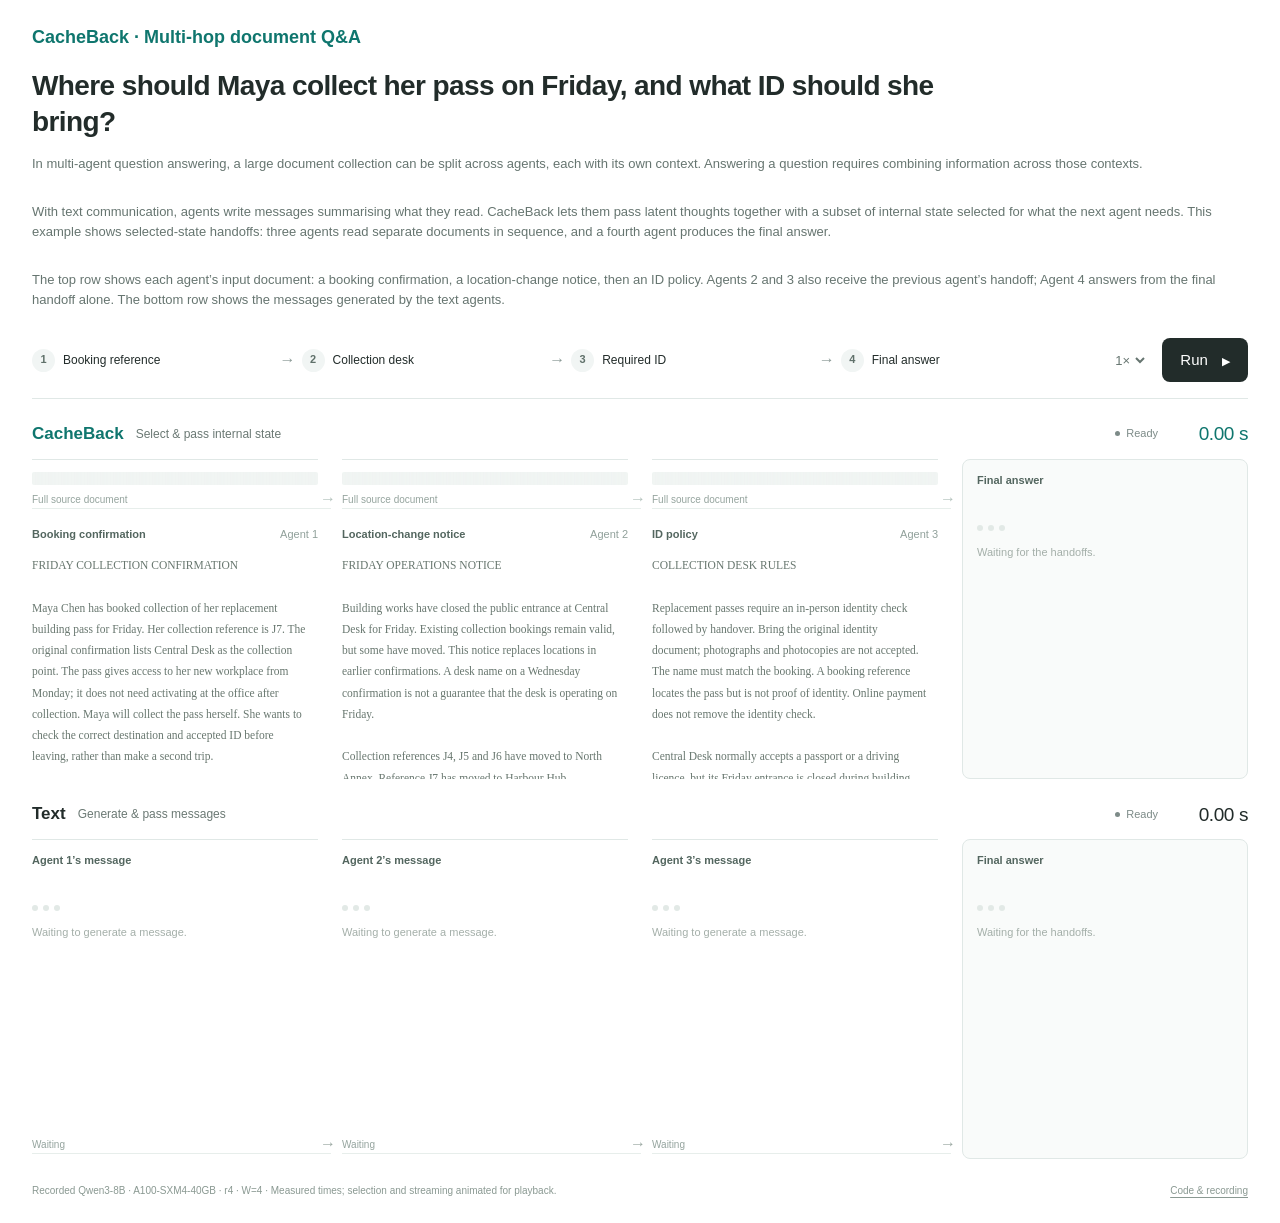
<file: demo/index.html>
<!doctype html>
<html lang="en">
<head>
  <meta charset="utf-8">
  <meta name="viewport" content="width=device-width, initial-scale=1">
  <meta name="color-scheme" content="light">
  <title>CacheBack | Multi-hop document Q&amp;A</title>
  <link rel="stylesheet" href="replay.css?v=selection-1">
  <script src="replay.js?v=selection-1" defer></script>
</head>
<body>
  <main>
    <header>CacheBack · Multi-hop document Q&amp;A</header>
    <h1 id="question">Where should Maya collect her pass on Friday, and what ID should she bring?</h1>
    <p class="standalone-guide">In multi-agent question answering, a large document collection can be split across agents, each with its own context. Answering a question requires combining information across those contexts.</p>
    <p class="standalone-guide">With text communication, agents write messages summarising what they read. CacheBack lets them pass latent thoughts together with a subset of internal state selected for what the next agent needs. This example shows selected-state handoffs: three agents read separate documents in sequence, and a fourth agent produces the final answer.</p>
    <p class="standalone-guide">The top row shows each agent’s input document: a booking confirmation, a location-change notice, then an ID policy. Agents 2 and 3 also receive the previous agent’s handoff; Agent 4 answers from the final handoff alone. The bottom row shows the messages generated by the text agents.</p>
    <div class="relay-bar">
      <ol class="topology" aria-label="Agent topology">
        <li><strong>1</strong><span>Booking reference</span></li>
        <li><strong>2</strong><span>Collection desk</span></li>
        <li><strong>3</strong><span>Required ID</span></li>
        <li><strong>4</strong><span>Final answer</span></li>
      </ol>
      <div class="controls">
        <select id="speed" aria-label="Playback speed" disabled>
          <option value="1">1×</option>
          <option value="2">2×</option>
          <option value="4">4×</option>
        </select>
        <button id="clear" type="button" hidden>Clear</button>
        <button id="play" type="button" disabled>Run <span aria-hidden="true">▶</span></button>
      </div>
    </div>
    <p id="error" role="alert" hidden></p>
    <div class="flow" aria-label="Four-agent relay">
      <section class="method" aria-labelledby="rclc-title">
        <div class="method-heading">
          <div class="method-name"><h2 id="rclc-title">CacheBack</h2><span class="channel-label">Select &amp; pass internal state</span></div>
          <div class="run-status"><span class="activity" id="rclc-activity">Ready</span><span class="time" id="rclc-time">0.00 s</span></div>
        </div>
        <div class="row" id="rclc-row"></div>
      </section>
      <section class="method" aria-labelledby="text-title">
        <div class="method-heading">
          <div class="method-name"><h2 id="text-title">Text</h2><span class="channel-label">Generate &amp; pass messages</span></div>
          <div class="run-status"><span class="activity" id="text-activity">Ready</span><span class="time" id="text-time">0.00 s</span></div>
        </div>
        <div class="row" id="text-row"></div>
      </section>
    </div>
    <p class="sr-only" id="status" role="status" aria-live="polite"></p>
    <footer>
      <p><span id="run-info">Recorded replay</span> · <span id="timing-note">Measured times; selection and streaming animated for playback.</span></p>
      <a href="https://github.com/agentcacheback/cacheback/tree/main/demo">Code &amp; recording</a>
    </footer>
  </main>
</body>
</html>
</file>
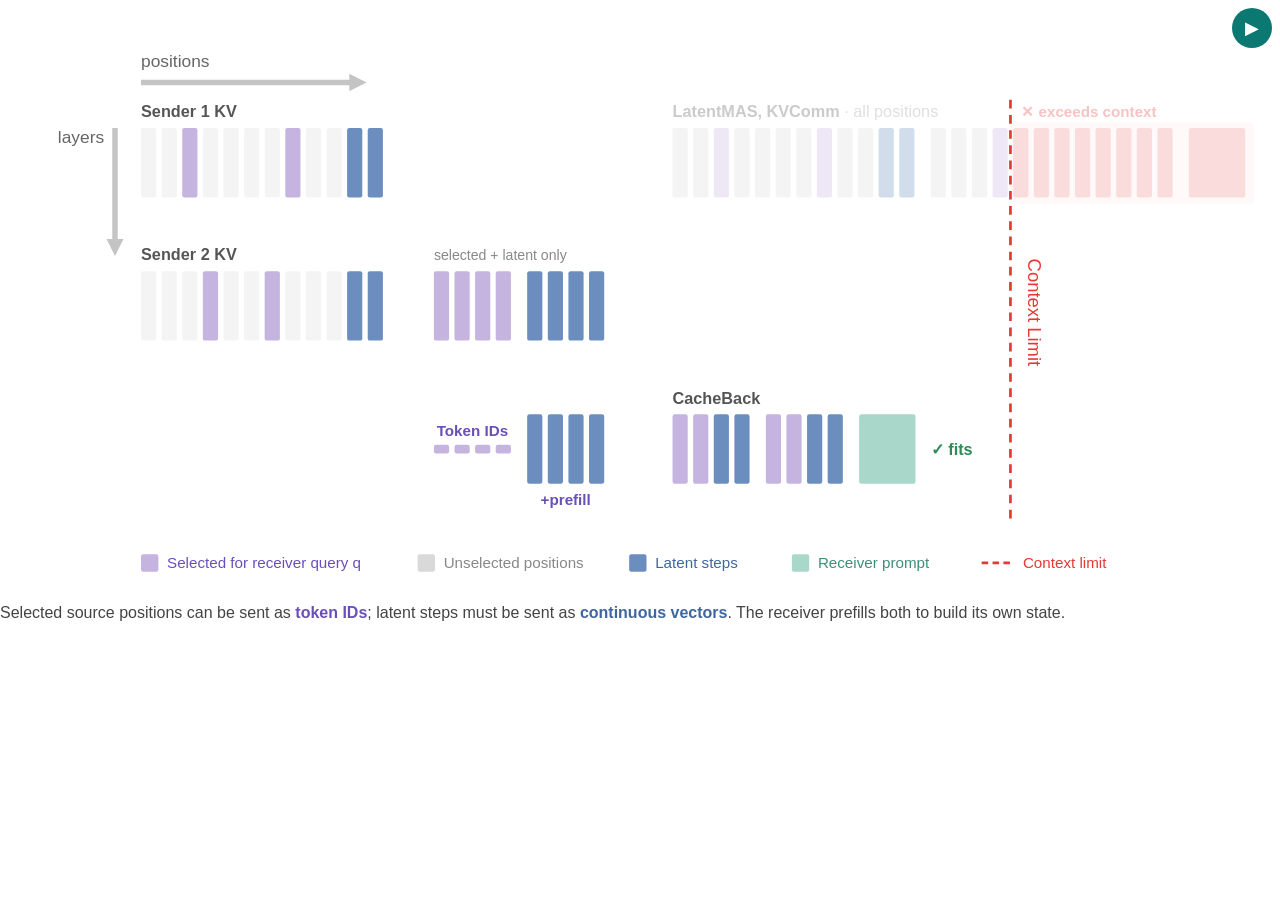
<file: demo/communication.html>
<!doctype html>
<html lang="en">
<head>
  <meta charset="utf-8">
  <meta name="viewport" content="width=device-width, initial-scale=1">
  <title>CacheBack vs. full-KV transfer animation</title>
  <style>body { margin:0; }</style>
  <link rel="stylesheet" href="communication.css?v=inline-1">
  <script type="module" src="communication.js?v=inline-1"></script>
</head>
<body>
<div class="communication-animation">
  <button id="animation-play" aria-label="Play animation" title="Play animation">▶</button>
  <svg id="communication-svg" viewBox="0 0 1180 548" role="img" aria-label="Animated comparison of full KV transfer and CacheBack"></svg>
  <div id="animation-caption">Selected source positions can be sent as <span style="color:#6a4fb8"><b>token IDs</b></span>; latent steps must be sent as <span style="color:#3f669f"><b>continuous vectors</b></span>. The receiver prefills both to build its own state.</div>
</div>
</body>
</html>
</file>
<file: demo/replay.css>
* { box-sizing:border-box; }
:root { --teal:#0f766e; --highlight:#a8e1d9; --line:#e0e8e6; --quiet:#7d8b88; }
body { margin:0; background:#fff; color:#222c2a; font:15px/1.55 -apple-system,BlinkMacSystemFont,"Segoe UI",sans-serif; }
main { width:min(1320px,calc(100% - 64px)); margin:24px auto; }
header { color:var(--teal); font-size:18px; font-weight:650; }
h1 { max-width:980px; margin:16px 0 12px; font-size:clamp(23px,3vw,28px); font-weight:550; letter-spacing:-.6px; line-height:1.3; }
h2 { margin:0; font-size:17px; font-weight:650; }
button,a { -webkit-tap-highlight-color:transparent; }
button { font:inherit; cursor:pointer; border:0; border-radius:8px; background:#222c2a; color:#fff; padding:10px 18px; white-space:nowrap; }
button:hover { background:var(--teal); }
button:disabled { cursor:default; opacity:.45; }
button>span { margin-left:10px; font-size:11px; }
.controls { display:flex; align-items:center; gap:14px; }
#speed { font:inherit; font-size:13px; color:#667570; border:0; background:transparent; padding:8px 2px; cursor:pointer; }
#clear { background:none; color:#667570; padding:8px 0; font-size:13px; }
:focus-visible { outline:2px solid var(--teal); outline-offset:4px; }
.standalone-guide { color:#667570; font-size:13px; margin-bottom:28px; }
.relay-bar { display:flex; align-items:center; gap:24px; padding-bottom:16px; border-bottom:1px solid var(--line); }
.topology { display:flex; flex:1; min-width:0; gap:25px; margin:0; padding:0; list-style:none; }
.topology li { position:relative; display:flex; align-items:center; gap:8px; flex:1; min-width:0; font-size:12px; }
.topology strong { display:grid; place-items:center; flex-shrink:0; width:23px; height:23px; background:#f1f5f4; border-radius:50%; color:#5f706a; font-size:11px; }
.topology span { overflow:hidden; text-overflow:ellipsis; white-space:nowrap; }
.topology li:not(:last-child)::after { content:"→"; position:absolute; right:-19px; color:#8c9b97; font-size:16px; }
.topology li.reached strong { background:#d5eeea; color:var(--teal); }
.method { margin-top:22px; }
.method-heading { display:flex; align-items:center; justify-content:space-between; gap:14px; margin-bottom:12px; }
.method-name,.run-status { display:flex; align-items:center; gap:12px; }
.channel-label { font-size:12px; color:#6b7974; }
#rclc-title { color:var(--teal); }
.activity { display:flex; align-items:center; gap:6px; font-size:11px; color:#7d8b88; }
.activity::before { content:""; width:5px; height:5px; border-radius:50%; background:currentColor; }
.activity.running::before { animation:pulse 1.2s ease-in-out infinite; }
.activity.complete { color:var(--teal); }
.time { min-width:78px; text-align:right; font-size:19px; line-height:1; letter-spacing:-.4px; font-variant-numeric:tabular-nums; }
#rclc-time { color:var(--teal); }
.row { display:grid; grid-template-columns:repeat(4,minmax(0,1fr)); gap:24px; }
.chunk { position:relative; height:320px; min-width:0; border-top:1px solid var(--line); padding-top:12px; display:flex; flex-direction:column; }
.source-title { display:flex; justify-content:space-between; gap:8px; margin:0 0 12px; color:#53665f; font-size:11px; font-weight:600; }
.source-title>span { color:#90a09a; font-weight:400; white-space:nowrap; }
.document-body,.message-body { flex:1; min-height:0; overflow:auto; scrollbar-width:thin; scrollbar-color:#c9d4d0 transparent; padding-right:10px; white-space:pre-wrap; overflow-wrap:anywhere; }
.document-body { font:11.5px/1.85 Georgia,"Times New Roman",serif; color:#68776f; }
mark { color:#104f47; background:var(--highlight); box-decoration-break:clone; -webkit-box-decoration-break:clone; }
.source.is-selecting mark { animation:highlight var(--selection-duration,.3s) ease-out both; }
.source.is-selecting .document-body { background:linear-gradient(180deg,transparent,#eef9f6 50%,transparent) 0 -300px/100% 150px no-repeat; animation:scan var(--selection-duration,.3s) linear both; }
.position-map { width:100%; height:13px; display:block; margin:12px 0 0; border-radius:2px; }
.position-map rect { fill:#e7edeb; }
.position-map rect.selected { fill:var(--teal); }
.source.is-selecting .position-map { animation:pulse .65s ease-in-out infinite; }
.source>.position-map { margin:0; flex-shrink:0; }
.source>.handoff { margin-bottom:12px; }
.handoff { display:flex; align-items:center; gap:8px; position:relative; height:29px; flex-shrink:0; color:#95a49e; font-size:10px; }
.handoff>span { position:relative; z-index:1; background:white; padding-right:8px; }
.handoff::after { content:"→"; position:absolute; right:-18px; color:#b3c2bc; font-size:16px; }
.handoff-track { position:absolute; left:0; right:-13px; bottom:5px; height:1px; background:#e7eeeb; }
.packet { position:absolute; left:0; top:-4px; display:flex; gap:2px; opacity:0; }
.packet i { width:5px; height:9px; border-radius:1px; background:var(--teal); }
.source.has-passed .handoff { color:var(--teal); }
.source.has-passed .handoff::after { color:var(--teal); }
.source.has-passed .packet { animation:pass-state 1.1s cubic-bezier(.2,.6,.3,1) both; }
.message-body { font-size:12px; line-height:1.75; color:#56665f; }
.message-title { color:#788980; }
.message-card.is-writing .message-body::after { content:""; display:inline-block; height:1em; width:2px; background:#55665e; vertical-align:text-bottom; margin-left:3px; animation:cursor .8s steps(1) infinite; }
.message-card .handoff::after { color:#9ca9a3; }
.message-card.has-passed .handoff { color:#53665f; }
.placeholder { color:#a4afa9; font-size:11px; line-height:1.65; white-space:normal; margin:0; }
.waiting-state { display:flex; gap:5px; margin:24px 0 12px; }
.waiting-state i { width:6px; height:6px; background:#e2e9e6; border-radius:50%; }
.is-writing .waiting-state i { animation:pulse .9s ease-in-out infinite; }
.answer { padding:12px 14px; border:1px solid var(--line); border-radius:8px; background:#f9fbfa; }
.answer .source-title { margin-bottom:12px; }
.answer-check { margin:0 0 12px; font-size:16px; font-weight:650; line-height:1.45; color:var(--teal); }
.answer.complete { background:#f1f9f7; border-color:#c9e7df; }
.answer.unresolved { background:#fcfaf6; border-color:#ece4d4; }
.unresolved .answer-check { color:#956724; font-size:14px; }
.answer.is-writing .source-title { color:var(--teal); }
.answer .message-body { font-size:12px; }
strong { font-weight:650; }
footer { display:flex; justify-content:space-between; gap:20px; margin-top:24px; font-size:10px; color:#8a9992; }
footer p { margin:0; }
footer a { flex-shrink:0; }
a { color:inherit; text-underline-offset:3px; }
#error { color:#8e2b1d; }
.sr-only { position:absolute; width:1px; height:1px; padding:0; margin:-1px; overflow:hidden; clip:rect(0,0,0,0); white-space:nowrap; border:0; }
.embedded header,.embedded #question,.embedded .standalone-guide { display:none; }
.embedded main { margin:20px auto; }
@keyframes highlight { from { background-color:transparent; color:#68776f; } to { background-color:var(--highlight); color:#104f47; } }
@keyframes scan { to { background-position:0 400px; } }
@keyframes pulse { 50% { opacity:.4; } }
@keyframes cursor { 50% { opacity:0; } }
@keyframes pass-state { 0% { left:0; opacity:0; } 15% { opacity:1; } 80% { opacity:1; } 100% { left:calc(100% - 24px); opacity:0; } }
@media(max-width:900px) {
  main { width:calc(100% - 36px); }
  .relay-bar { gap:16px; }
  .topology { gap:16px; }
  .topology li { gap:5px; font-size:10px; }
  .topology li:not(:last-child)::after { right:-12px; font-size:13px; }
  .controls { gap:8px; }
  button { padding:9px 12px; }
  .row { gap:16px; }
  .handoff::after { right:-13px; }
  .handoff-track { right:-8px; }
  .source-title>span { display:none; }
}
@media(max-width:680px) {
  .relay-bar { flex-wrap:wrap; }
  .topology { flex-basis:100%; }
  .controls { margin-left:auto; }
  .method-heading { align-items:flex-start; }
  .method-name { align-items:flex-start; flex-direction:column; gap:2px; }
  .run-status { flex-direction:column-reverse; align-items:flex-end; gap:7px; }
  .time { font-size:18px; }
  .row { grid-template-columns:repeat(2,minmax(0,1fr)); gap:20px; }
  .chunk { height:280px; }
  .chunk:nth-child(2) .handoff::after { right:0; content:"↓"; }
  .chunk:nth-child(2) .handoff-track { right:5px; }
  footer { flex-direction:column; gap:8px; }
}
@media(max-width:420px) {
  main { width:calc(100% - 28px); }
  .row { gap:14px; }
  .document-body { font-size:10.5px; }
  .message-body { font-size:11px; }
  .channel-label { font-size:10px; }
  .source-title { font-size:10px; }
  .topology span { font-size:9px; }
  .topology strong { width:18px; height:18px; font-size:9px; }
  .answer { padding-inline:10px; }
  .answer-check { font-size:14px; }
}
@media(prefers-reduced-motion:reduce) { *,*::before,*::after { animation:none !important; } }
</file>
<file: demo/communication.css>
.communication-animation { position:relative; font-family:-apple-system,"Helvetica Neue",Arial,sans-serif; color:#444; }
.communication-animation svg { display:block; width:100%; height:auto; }
#animation-caption { min-height:2.7em; padding:8px 0; font-size:16px; line-height:1.4; }
#animation-play { position:absolute; top:8px; right:8px; border:0; border-radius:50%; width:40px; height:40px; background:#0b7872; color:white; cursor:pointer; font-size:18px; }
#animation-play:hover { background:#202827; }
#animation-play:focus-visible { outline:2px solid #0b7872; outline-offset:3px; }
@media(max-width:600px) { #animation-caption { font-size:14px; min-height:4.2em; } #animation-play { width:32px; height:32px; top:0; right:0; font-size:14px; } }
</file>
